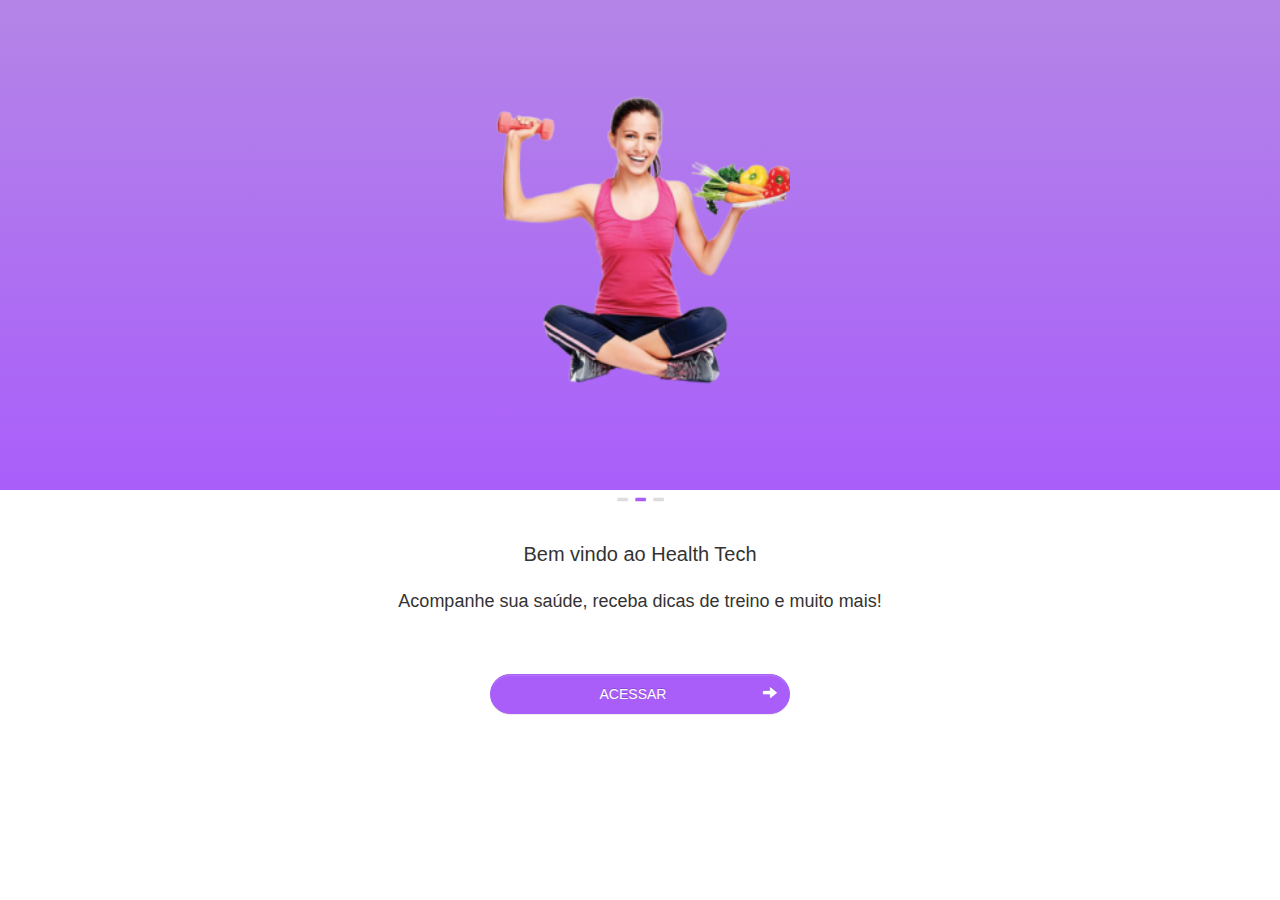
<file: index.html>
<!doctype html>
<html lang="pt">
  <head>
    <!-- Latest compiled and minified CSS -->
    <link rel="stylesheet" href="https://cdn.jsdelivr.net/npm/bootstrap@3.4.1/dist/css/bootstrap.min.css" integrity="sha384-HSMxcRTRxnN+Bdg0JdbxYKrThecOKuH5zCYotlSAcp1+c8xmyTe9GYg1l9a69psu" crossorigin="anonymous">
    <!-- Optional theme -->
    <link rel="stylesheet" href="https://cdn.jsdelivr.net/npm/bootstrap@3.4.1/dist/css/bootstrap-theme.min.css" integrity="sha384-6pzBo3FDv/PJ8r2KRkGHifhEocL+1X2rVCTTkUfGk7/0pbek5mMa1upzvWbrUbOZ" crossorigin="anonymous">
    <!-- Latest compiled and minified JavaScript -->
    <script src="https://cdn.jsdelivr.net/npm/bootstrap@3.4.1/dist/js/bootstrap.min.js" integrity="sha384-aJ21OjlMXNL5UyIl/XNwTMqvzeRMZH2w8c5cRVpzpU8Y5bApTppSuUkhZXN0VxHd" crossorigin="anonymous"></script>
    <meta name="viewport" content="width=device-width, initial-scale=1, maximum-scale=1, user-scalable=no">


    <!-- Navigation Script -->
    <script src="script.js"></script>


    <!-- Default CSS -->
    <link rel="stylesheet" href="css/style.css">


    <!-- Bootstrap Overwrite CSS -->
    <link rel="stylesheet" href="css/overwrite.css">

  </head>
  <body class="intro">
   <!--  <div class="app-nav">
      <i class="glyphicon glyphicon-menu-hamburger"></i>
    </div> -->
      <div class="intro-background">
        <div class="bg-circle-1">
          <div class="bg-image-1"></div>  
        </div>
              
      </div>
    <div class="container">
    
      <div class="dot-nav">
        <i class="glyphicon glyphicon-minus"></i>
        <i class="glyphicon glyphicon-minus active"></i>
        <i class="glyphicon glyphicon-minus"></i>
      </div>
      <p class="intro-head"> Bem vindo ao Health Tech</p>
      <p class="intro-content">Acompanhe sua saúde, receba dicas  de treino e muito mais!</p>
      <button class="btn btn-primary center big" onclick="goTo('login.html')">ACESSAR <i class="glyphicon glyphicon-arrow-right"></i></button>
    </div>
  </body>
</html>
</file>
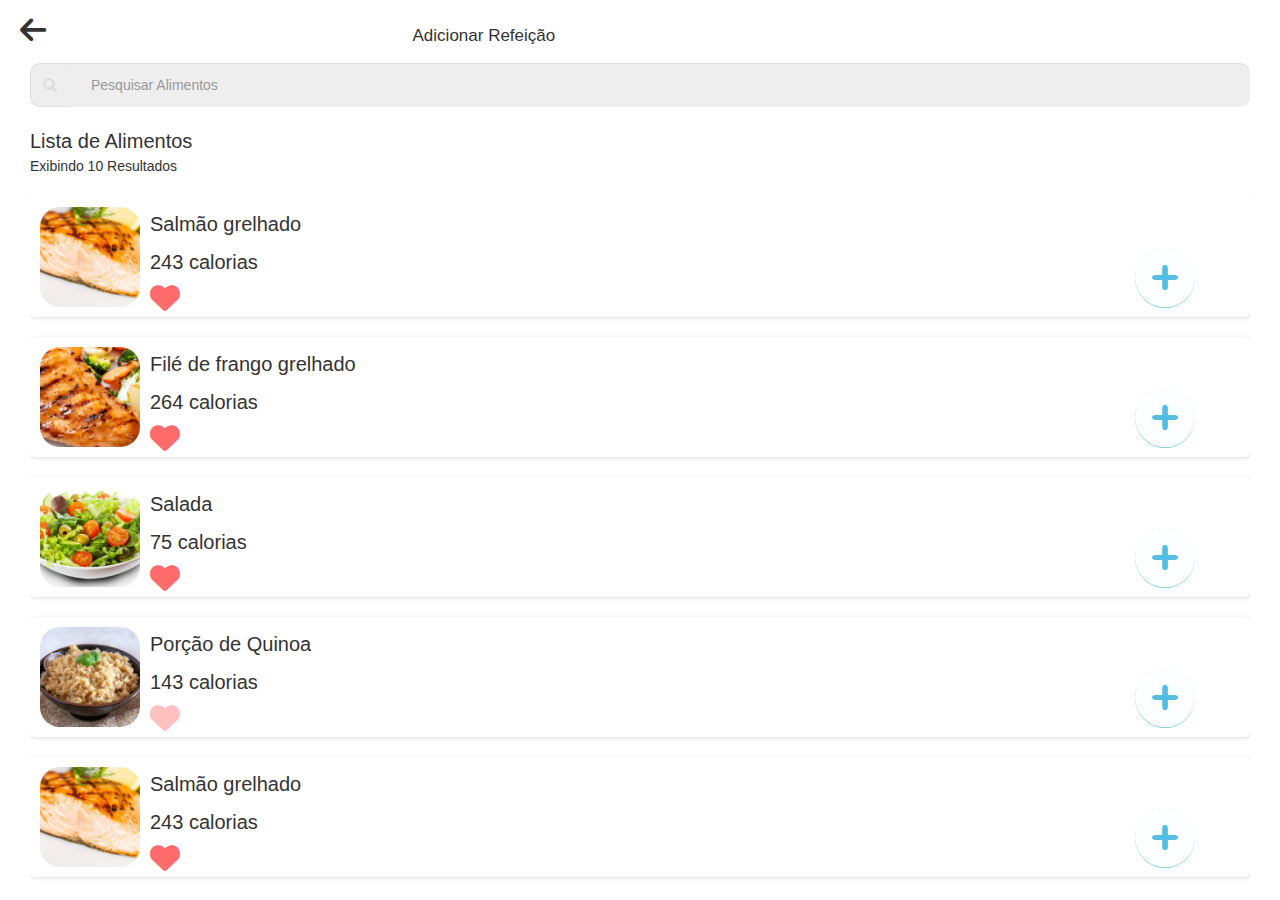
<file: add-food.html>
<!doctype html>
<html lang="pt">
  <head>
    <!-- Latest compiled and minified CSS -->
    <link rel="stylesheet" href="https://cdn.jsdelivr.net/npm/bootstrap@3.4.1/dist/css/bootstrap.min.css" integrity="sha384-HSMxcRTRxnN+Bdg0JdbxYKrThecOKuH5zCYotlSAcp1+c8xmyTe9GYg1l9a69psu" crossorigin="anonymous">
    <!-- Optional theme -->
    <link rel="stylesheet" href="https://cdn.jsdelivr.net/npm/bootstrap@3.4.1/dist/css/bootstrap-theme.min.css" integrity="sha384-6pzBo3FDv/PJ8r2KRkGHifhEocL+1X2rVCTTkUfGk7/0pbek5mMa1upzvWbrUbOZ" crossorigin="anonymous">
    <!-- Latest compiled and minified JavaScript -->
    <script src="https://cdn.jsdelivr.net/npm/bootstrap@3.4.1/dist/js/bootstrap.min.js" integrity="sha384-aJ21OjlMXNL5UyIl/XNwTMqvzeRMZH2w8c5cRVpzpU8Y5bApTppSuUkhZXN0VxHd" crossorigin="anonymous"></script>
    <meta name="viewport" content="width=device-width, initial-scale=1, maximum-scale=1, user-scalable=no">


    <link rel="stylesheet" href="https://cdnjs.cloudflare.com/ajax/libs/font-awesome/6.0.0/css/all.min.css">

    <!-- Navigation Script -->
    <script src="script.js"></script>


   <!-- Default CSS -->
    <link rel="stylesheet" href="css/style.css">


    <!-- Bootstrap Overwrite CSS -->
    <link rel="stylesheet" href="css/overwrite.css">

  </head>
  <body class="add-food">
    <div id="app-nav">
		<i class="fa-solid fa-arrow-left pointer" onclick="goBack()"></i>
      <span class="title">Adicionar Refeição</span>
    </div>
    <div class="container">
	    <div class="input-group search">
	      <span class="input-group-addon"><i class="glyphicon glyphicon-search"></i></span>
	      <input type="text" class="form-control" placeholder="Pesquisar Alimentos" aria-describedby="basic-addon1">
	    </div>
	    <p class="page-title">Lista de Alimentos</p>
	    <p class="page-subtitle"> Exibindo 10 Resultados</p>

	    <div class="list">
	    	<div class="item">
	    		<div class="img" style="background-image: url('img/salmao.png');"></div>
	    		<div class="content">
	    			<div class="title">Salmão grelhado</div>
	    			<div class="description">243 calorias</div>
	    			<div class="action">
		    			<i class="fa-solid fa-circle-plus add"></i>
		    			<i class="fa-solid fa-heart like checked"></i>
		    		</div>
	    		</div>
	    	</div>
	    	<div class="item">
	    		<div class="img" style="background-image: url('img/file.png');"></div>
	    		<div class="content">
	    			<div class="title">Filé de frango grelhado</div>
	    			<div class="description">264 calorias</div>
	    			<div class="action">
		    			<i class="fa-solid fa-circle-plus add"></i>
		    			<i class="fa-solid fa-heart like checked"></i>
		    		</div>
	    		</div>
	    	</div>
	    	<div class="item">
	    		<div class="img" style="background-image: url('img/salada.png');"></div>
	    		<div class="content">
	    			<div class="title">Salada</div>
	    			<div class="description">75 calorias</div>
	    			<div class="action">
		    			<i class="fa-solid fa-circle-plus add"></i>
		    			<i class="fa-solid fa-heart like checked"></i>
		    		</div>
	    		</div>
	    	</div>
	    	<div class="item">
	    		<div class="img" style="background-image: url('img/quinoa.png');"></div>
	    		<div class="content">
	    			<div class="title">Porção de Quinoa</div>
	    			<div class="description">143 calorias</div>
	    			<div class="action">
		    			<i class="fa-solid fa-circle-plus add"></i>
		    			<i class="fa-solid fa-heart like"></i>
		    		</div>
	    		</div>
	    	</div>
			<div class="item">
	    		<div class="img" style="background-image: url('img/salmao.png');"></div>
	    		<div class="content">
	    			<div class="title">Salmão grelhado</div>
	    			<div class="description">243 calorias</div>
	    			<div class="action">
		    			<i class="fa-solid fa-circle-plus add"></i>
		    			<i class="fa-solid fa-heart like checked"></i>
		    		</div>
	    		</div>
	    	</div>
	    	<div class="item">
	    		<div class="img" style="background-image: url('img/file.png');"></div>
	    		<div class="content">
	    			<div class="title">Filé de frango grelhado</div>
	    			<div class="description">264 calorias</div>
	    			<div class="action">
		    			<i class="fa-solid fa-circle-plus add"></i>
		    			<i class="fa-solid fa-heart like checked"></i>
		    		</div>
	    		</div>
	    	</div>
	    	<div class="item">
	    		<div class="img" style="background-image: url('img/salada.png');"></div>
	    		<div class="content">
	    			<div class="title">Salada</div>
	    			<div class="description">75 calorias</div>
	    			<div class="action">
		    			<i class="fa-solid fa-circle-plus add"></i>
		    			<i class="fa-solid fa-heart like checked"></i>
		    		</div>
	    		</div>
	    	</div>
	    	<div class="item">
	    		<div class="img" style="background-image: url('img/quinoa.png');"></div>
	    		<div class="content">
	    			<div class="title">Porção de Quinoa</div>
	    			<div class="description">143 calorias</div>
	    			<div class="action">
		    			<i class="fa-solid fa-circle-plus add"></i>
		    			<i class="fa-solid fa-heart like"></i>
		    		</div>
	    		</div>
	    	</div>
			<div class="item">
	    		<div class="img" style="background-image: url('img/salmao.png');"></div>
	    		<div class="content">
	    			<div class="title">Salmão grelhado</div>
	    			<div class="description">243 calorias</div>
	    			<div class="action">
		    			<i class="fa-solid fa-circle-plus add"></i>
		    			<i class="fa-solid fa-heart like checked"></i>
		    		</div>
	    		</div>
	    	</div>
	    	<div class="item">
	    		<div class="img" style="background-image: url('img/file.png');"></div>
	    		<div class="content">
	    			<div class="title">Filé de frango grelhado</div>
	    			<div class="description">264 calorias</div>
	    			<div class="action">
		    			<i class="fa-solid fa-circle-plus add"></i>
		    			<i class="fa-solid fa-heart like checked"></i>
		    		</div>
	    		</div>
	    	</div>
	    	<div class="item">
	    		<div class="img" style="background-image: url('img/salada.png');"></div>
	    		<div class="content">
	    			<div class="title">Salada</div>
	    			<div class="description">75 calorias</div>
	    			<div class="action">
		    			<i class="fa-solid fa-circle-plus add"></i>
		    			<i class="fa-solid fa-heart like checked"></i>
		    		</div>
	    		</div>
	    	</div>
	    	<div class="item">
	    		<div class="img" style="background-image: url('img/quinoa.png');"></div>
	    		<div class="content">
	    			<div class="title">Porção de Quinoa</div>
	    			<div class="description">143 calorias</div>
	    			<div class="action">
		    			<i class="fa-solid fa-circle-plus add"></i>
		    			<i class="fa-solid fa-heart like"></i>
		    		</div>
	    		</div>
	    	</div>	    		    	
	
	    </div>
    </div>
  </body>
</html>
</file>
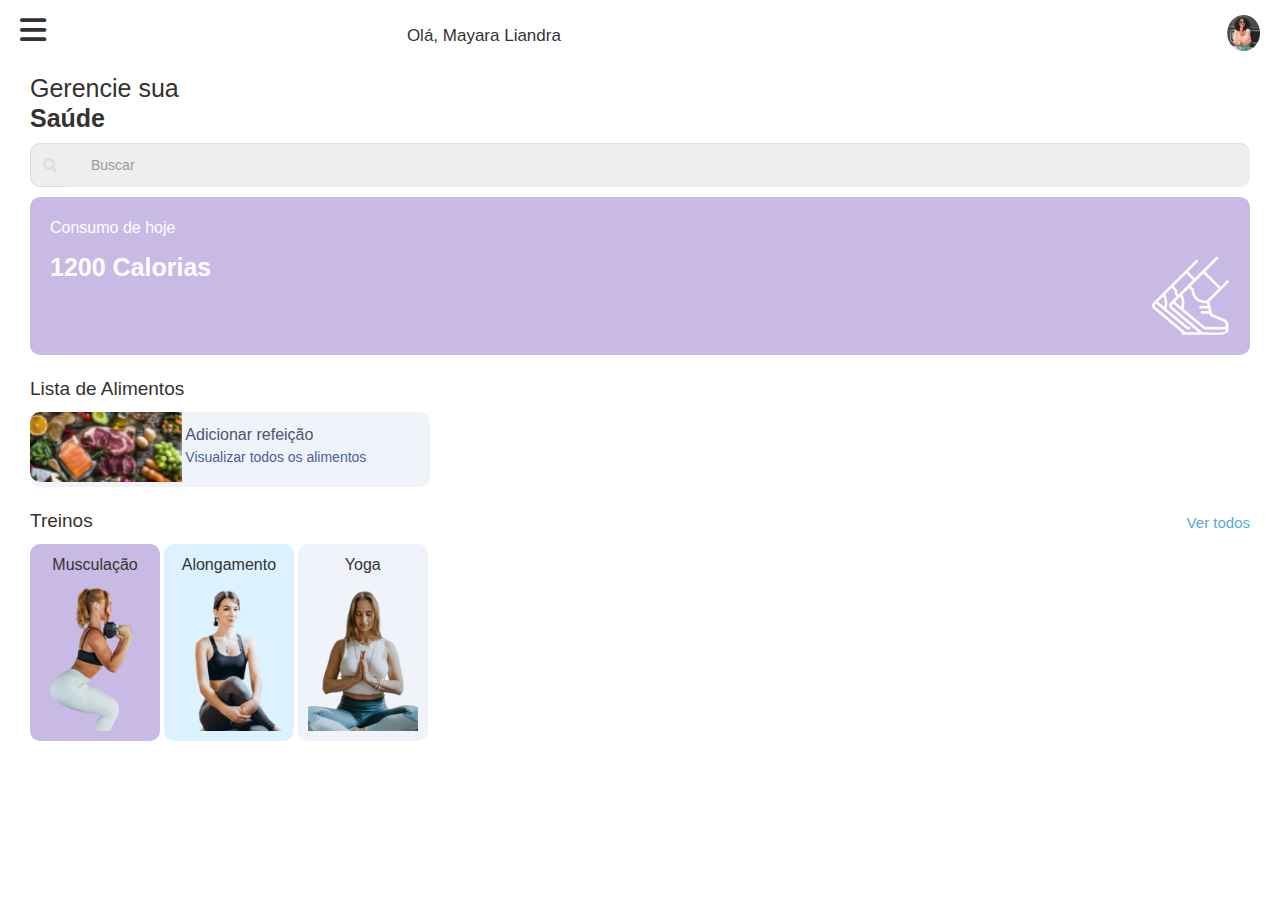
<file: dashboard.html>
<!doctype html>
<html lang="pt">
  <head>
    <!-- Latest compiled and minified CSS -->
    <link rel="stylesheet" href="https://cdn.jsdelivr.net/npm/bootstrap@3.4.1/dist/css/bootstrap.min.css" integrity="sha384-HSMxcRTRxnN+Bdg0JdbxYKrThecOKuH5zCYotlSAcp1+c8xmyTe9GYg1l9a69psu" crossorigin="anonymous">
    <!-- Optional theme -->
    <link rel="stylesheet" href="https://cdn.jsdelivr.net/npm/bootstrap@3.4.1/dist/css/bootstrap-theme.min.css" integrity="sha384-6pzBo3FDv/PJ8r2KRkGHifhEocL+1X2rVCTTkUfGk7/0pbek5mMa1upzvWbrUbOZ" crossorigin="anonymous">
    <!-- Latest compiled and minified JavaScript -->
    <script src="https://cdn.jsdelivr.net/npm/bootstrap@3.4.1/dist/js/bootstrap.min.js" integrity="sha384-aJ21OjlMXNL5UyIl/XNwTMqvzeRMZH2w8c5cRVpzpU8Y5bApTppSuUkhZXN0VxHd" crossorigin="anonymous"></script>
    <meta name="viewport" content="width=device-width, initial-scale=1, maximum-scale=1, user-scalable=no">


    <link rel="stylesheet" href="https://cdnjs.cloudflare.com/ajax/libs/font-awesome/6.0.0/css/all.min.css">

    <!-- Navigation Script -->
    <script src="script.js"></script>


   <!-- Default CSS -->
    <link rel="stylesheet" href="css/style.css">


    <!-- Bootstrap Overwrite CSS -->
    <link rel="stylesheet" href="css/overwrite.css">

  </head>
  <body class="dashboard">
    <div id="app-nav">
      <i class="fa-solid fa-bars" onclick="goTo('index.html')"></i>
      <span class="title">Olá, Mayara Liandra</span>
      <span class="profile-image pointer"  onclick="goTo('profile.html')"><img src="img/profile.png"/></span>
    </div>
    <div class="container">
     <p class="page-title">Gerencie sua <br><b>Saúde</b></p>
    <div class="input-group search">
      <span class="input-group-addon"><i class="glyphicon glyphicon-search"></i></span>
      <input type="text" class="form-control" placeholder="Buscar" aria-describedby="basic-addon1">
    </div>

    <div class="card">
      <div class="title">Consumo de hoje</div>
      <div class="content">1200 Calorias</div>
      <img src="img/steps.png"/>
    </div>
     <p class="section-title">Lista de Alimentos</p>
      <div class="card small pointer"  onclick="goTo('add-food.html')">
        <div class="img"></div>
        <div class="content">
          <div class="title">Adicionar refeição</div>
          <div class="description">Visualizar todos os alimentos</div>
        </div>
    </div>
    <p class="section-title">Treinos <span class="show-all"> Ver todos</span></p>
    <div class="v-list-panel">
      <div class="v-list">
        <div class="card bg-color-purple pointer" onclick="goTo('training.html')">
          <div class="title">Musculação</div>
          <img class="img" src="img/musculacao.png"/>
        </div>
        <div class="card bg-color-blue pointer" onclick="goTo('training.html')">
          <div class="title">Alongamento</div>
          <img class="img" src="img/alongamento.png"/>
        </div>
        <div class="card bg-color-aqua-blue pointer" onclick="goTo('training.html')">
          <div class="title">Yoga</div>
          <img class="img" src="img/yoga.png"/>
        </div>
      </div>
    </div>
  </body>
</html>
</file>
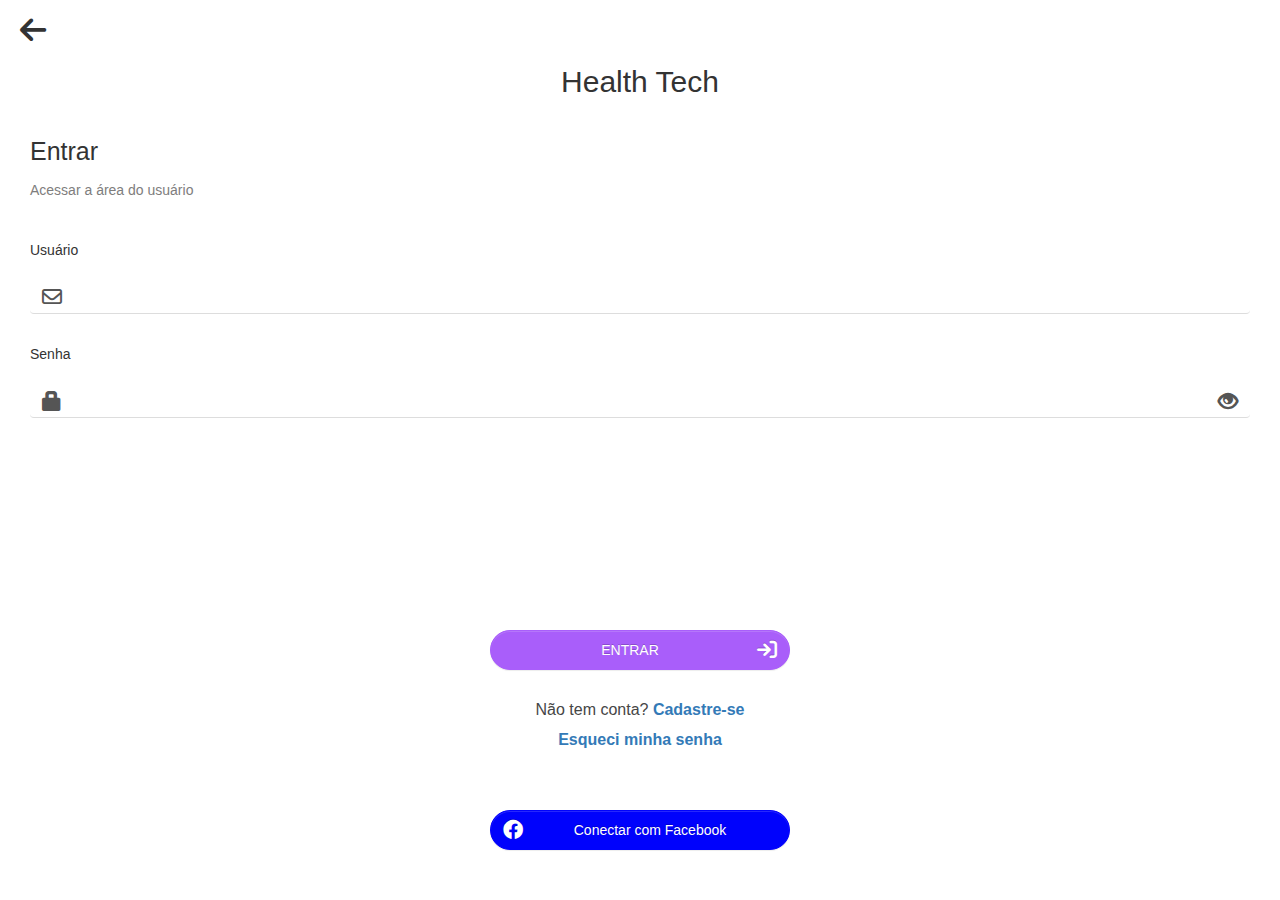
<file: login.html>
<!doctype html>
<html lang="pt">
  <head>
    <!-- Latest compiled and minified CSS -->
    <link rel="stylesheet" href="https://cdn.jsdelivr.net/npm/bootstrap@3.4.1/dist/css/bootstrap.min.css" integrity="sha384-HSMxcRTRxnN+Bdg0JdbxYKrThecOKuH5zCYotlSAcp1+c8xmyTe9GYg1l9a69psu" crossorigin="anonymous">
    <!-- Optional theme -->
    <link rel="stylesheet" href="https://cdn.jsdelivr.net/npm/bootstrap@3.4.1/dist/css/bootstrap-theme.min.css" integrity="sha384-6pzBo3FDv/PJ8r2KRkGHifhEocL+1X2rVCTTkUfGk7/0pbek5mMa1upzvWbrUbOZ" crossorigin="anonymous">
    <!-- Latest compiled and minified JavaScript -->
    <script src="https://cdn.jsdelivr.net/npm/bootstrap@3.4.1/dist/js/bootstrap.min.js" integrity="sha384-aJ21OjlMXNL5UyIl/XNwTMqvzeRMZH2w8c5cRVpzpU8Y5bApTppSuUkhZXN0VxHd" crossorigin="anonymous"></script>
    <meta name="viewport" content="width=device-width, initial-scale=1, maximum-scale=1, user-scalable=no">


    <link rel="stylesheet" href="https://cdnjs.cloudflare.com/ajax/libs/font-awesome/6.0.0/css/all.min.css">

    <!-- Navigation Script -->
    <script src="script.js"></script>


   <!-- Default CSS -->
    <link rel="stylesheet" href="css/style.css">


    <!-- Bootstrap Overwrite CSS -->
    <link rel="stylesheet" href="css/overwrite.css">

  </head>
  <body class="login">
    <div id="app-nav">
		<i class="fa-solid fa-arrow-left pointer" onclick="goBack()"></i>
    </div>
    <div class="container">
     <p class="page-title">Health Tech</p>
     <p class="page-subtitle">Entrar</p>
     <p class="section-description">Acessar a área do usuário</p>

     <form class="login-form form">
		<label for="email">Usuário</label>
		<div class="input-group">
			<span class="input-group-addon"><i class="fa-regular fa-envelope"></i></span>

		  <input type="text" class="form-control" id="email">
		</div>

		<label for="password">Senha</label>
		<div class="input-group">
			<span class="input-group-addon"><i class="glyphicon glyphicon-lock"></i></span>
		  <input type="password" class="form-control" id="password">
		    <span class="input-group-addon"><i class="glyphicon glyphicon-eye-open"></i></span>

		</div>
     </form>

      <button class="btn btn-primary center big" onclick="goTo('dashboard.html')">ENTRAR <i class="fa-solid fa-arrow-right-to-bracket"></i></button>
      <p class="links mt-30"> Não tem conta? <a href="#" onclick="goTo('signup.html')"> Cadastre-se</a></p>
      <p class="links"><a href="#" onclick="goTo('password-recovery.html')"> Esqueci minha senha </a></p>
        <button class="btn btn-primary facebook center big" onclick="goTo('dashboard.html')"><i class="fa-brands fa-facebook"></i>Conectar com Facebook</button>

    </div>
  </body>
</html>
</file>
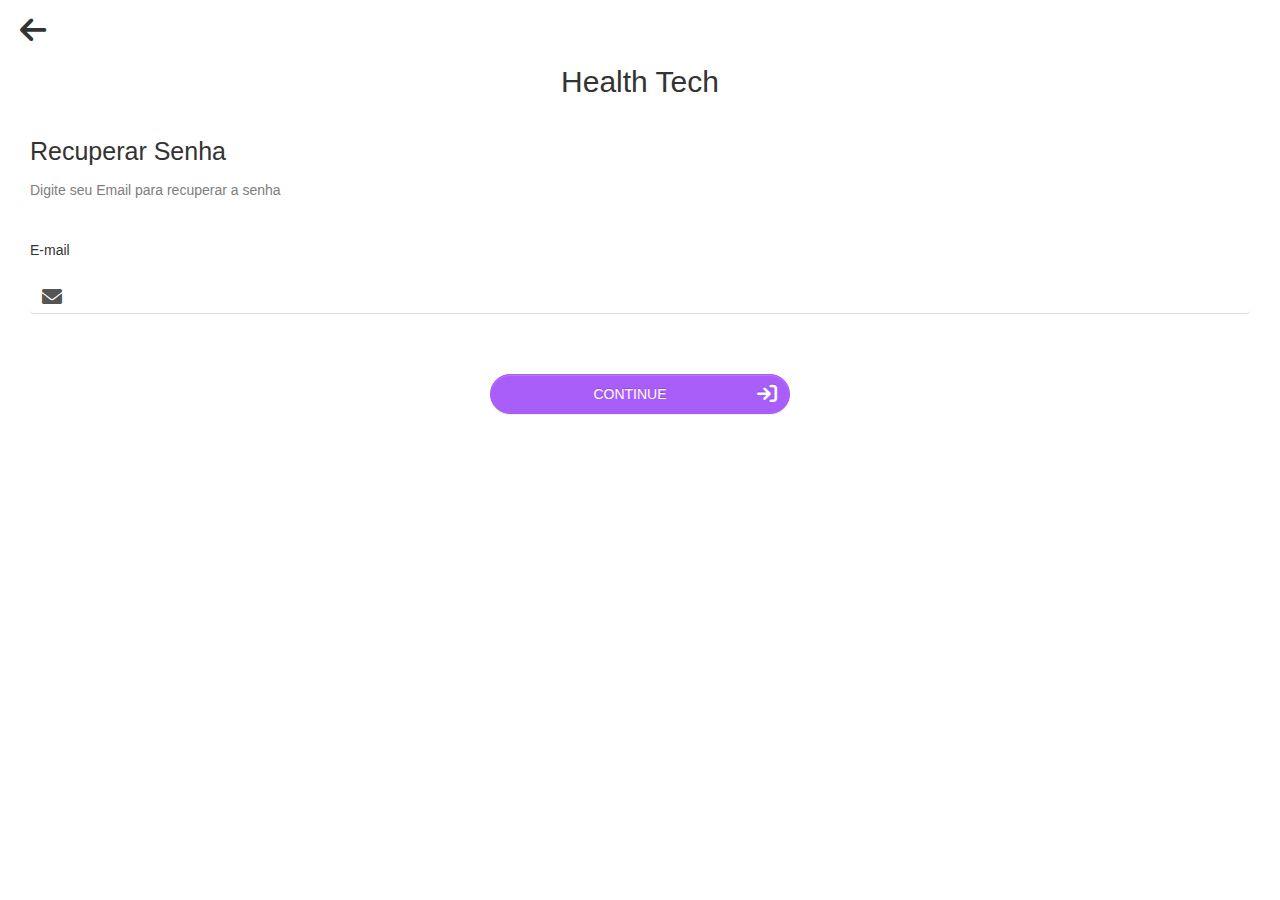
<file: password-recovery.html>
<!doctype html>
<html lang="pt">
  <head>
    <!-- Latest compiled and minified CSS -->
    <link rel="stylesheet" href="https://cdn.jsdelivr.net/npm/bootstrap@3.4.1/dist/css/bootstrap.min.css" integrity="sha384-HSMxcRTRxnN+Bdg0JdbxYKrThecOKuH5zCYotlSAcp1+c8xmyTe9GYg1l9a69psu" crossorigin="anonymous">
    <!-- Optional theme -->
    <link rel="stylesheet" href="https://cdn.jsdelivr.net/npm/bootstrap@3.4.1/dist/css/bootstrap-theme.min.css" integrity="sha384-6pzBo3FDv/PJ8r2KRkGHifhEocL+1X2rVCTTkUfGk7/0pbek5mMa1upzvWbrUbOZ" crossorigin="anonymous">
    <!-- Latest compiled and minified JavaScript -->
    <script src="https://cdn.jsdelivr.net/npm/bootstrap@3.4.1/dist/js/bootstrap.min.js" integrity="sha384-aJ21OjlMXNL5UyIl/XNwTMqvzeRMZH2w8c5cRVpzpU8Y5bApTppSuUkhZXN0VxHd" crossorigin="anonymous"></script>
    <meta name="viewport" content="width=device-width, initial-scale=1, maximum-scale=1, user-scalable=no">


    <link rel="stylesheet" href="https://cdnjs.cloudflare.com/ajax/libs/font-awesome/6.0.0/css/all.min.css">

  	<!-- Navigation Script -->
    <script src="script.js"></script>


   
   <!-- Default CSS -->
    <link rel="stylesheet" href="css/style.css">


    <!-- Bootstrap Overwrite CSS -->
    <link rel="stylesheet" href="css/overwrite.css">

  </head>
  <body class="login">
	<div id="app-nav">
		<i class="fa-solid fa-arrow-left pointer" onclick="goBack()"></i>
    </div>
    <div class="container">
     <p class="page-title">Health Tech</p>
     <p class="page-subtitle">Recuperar Senha</p>
     <p class="section-description">Digite seu Email para recuperar a senha</p>

     <form class="password-recovery-form form">
		<label for="email">E-mail</label>
		<div class="input-group">
			<span class="input-group-addon"><i class="fa-solid fa-envelope"></i></i></span>

		  <input type="text" class="form-control" id="email">
		</div>

     </form>

      <button class="btn btn-primary center big" onclick="goTo('login.html')">CONTINUE <i class="fa-solid fa-arrow-right-to-bracket"></i></button>
    </div>
  </body>
</html>
</file>
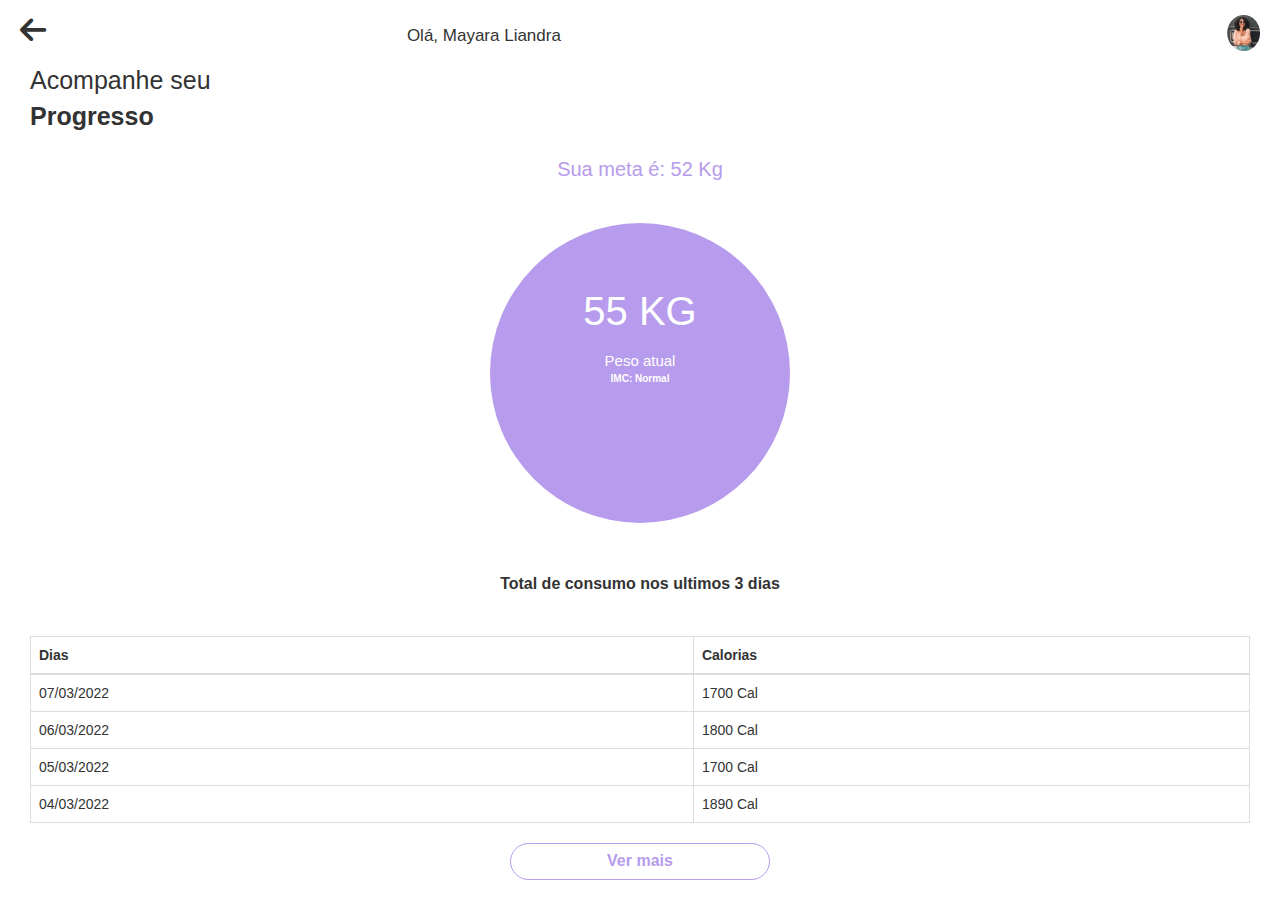
<file: profile.html>
<!doctype html>
<html lang="pt">
  <head>
    <!-- Latest compiled and minified CSS -->
    <link rel="stylesheet" href="https://cdn.jsdelivr.net/npm/bootstrap@3.4.1/dist/css/bootstrap.min.css" integrity="sha384-HSMxcRTRxnN+Bdg0JdbxYKrThecOKuH5zCYotlSAcp1+c8xmyTe9GYg1l9a69psu" crossorigin="anonymous">
    <!-- Optional theme -->
    <link rel="stylesheet" href="https://cdn.jsdelivr.net/npm/bootstrap@3.4.1/dist/css/bootstrap-theme.min.css" integrity="sha384-6pzBo3FDv/PJ8r2KRkGHifhEocL+1X2rVCTTkUfGk7/0pbek5mMa1upzvWbrUbOZ" crossorigin="anonymous">
    <!-- Latest compiled and minified JavaScript -->
    <script src="https://cdn.jsdelivr.net/npm/bootstrap@3.4.1/dist/js/bootstrap.min.js" integrity="sha384-aJ21OjlMXNL5UyIl/XNwTMqvzeRMZH2w8c5cRVpzpU8Y5bApTppSuUkhZXN0VxHd" crossorigin="anonymous"></script>
    <meta name="viewport" content="width=device-width, initial-scale=1, maximum-scale=1, user-scalable=no">


    <link rel="stylesheet" href="https://cdnjs.cloudflare.com/ajax/libs/font-awesome/6.0.0/css/all.min.css">

    <!-- Navigation Script -->
    <script src="script.js"></script>


   <!-- Default CSS -->
    <link rel="stylesheet" href="css/style.css">


    <!-- Bootstrap Overwrite CSS -->
    <link rel="stylesheet" href="css/overwrite.css">

  </head>
  <body class="profile">
    <div id="app-nav">
	  <i class="fa-solid fa-arrow-left pointer" onclick="goBack()"></i>
      <span class="title">Olá, Mayara Liandra</span>
      <span class="profile-image pointer"><img src="img/profile.png"/></span>
    </div>
    <div class="container">
		<p class="page-title">Acompanhe seu  <br><b>Progresso</b></p>
		<p class="section-title highlight">Sua meta é: 52 Kg</p>
		<div class="card round">
			<div class="kg">55 KG</div>
			<div class="kg-label">Peso atual</div>
			<div class="imc">IMC: Normal</div>
		</div>  
		<p class="section-title">Total de consumo nos ultimos 3 dias</p>
		<table class="table table-bordered">
		  <thead>
	        <tr>
	          <th>Dias</th>
	          <th>Calorias</th>
	        </tr>
	      </thead>
	      <tbody>
	        <tr>
	          <td>07/03/2022</td>
	          <td>1700 Cal</td>
	        </tr>
	         <tr>
	          <td>06/03/2022</td>
	          <td>1800 Cal</td>
	        </tr>
	         <tr>
	          <td>05/03/2022</td>
	          <td>1700 Cal</td>
	        </tr>
	         <tr>
	          <td>04/03/2022</td>
	          <td>1890 Cal</td>
	        </tr>
	      </tbody>
		</table>
		<button class="btn btn-light">Ver mais</button>

  </body>
</html>
</file>
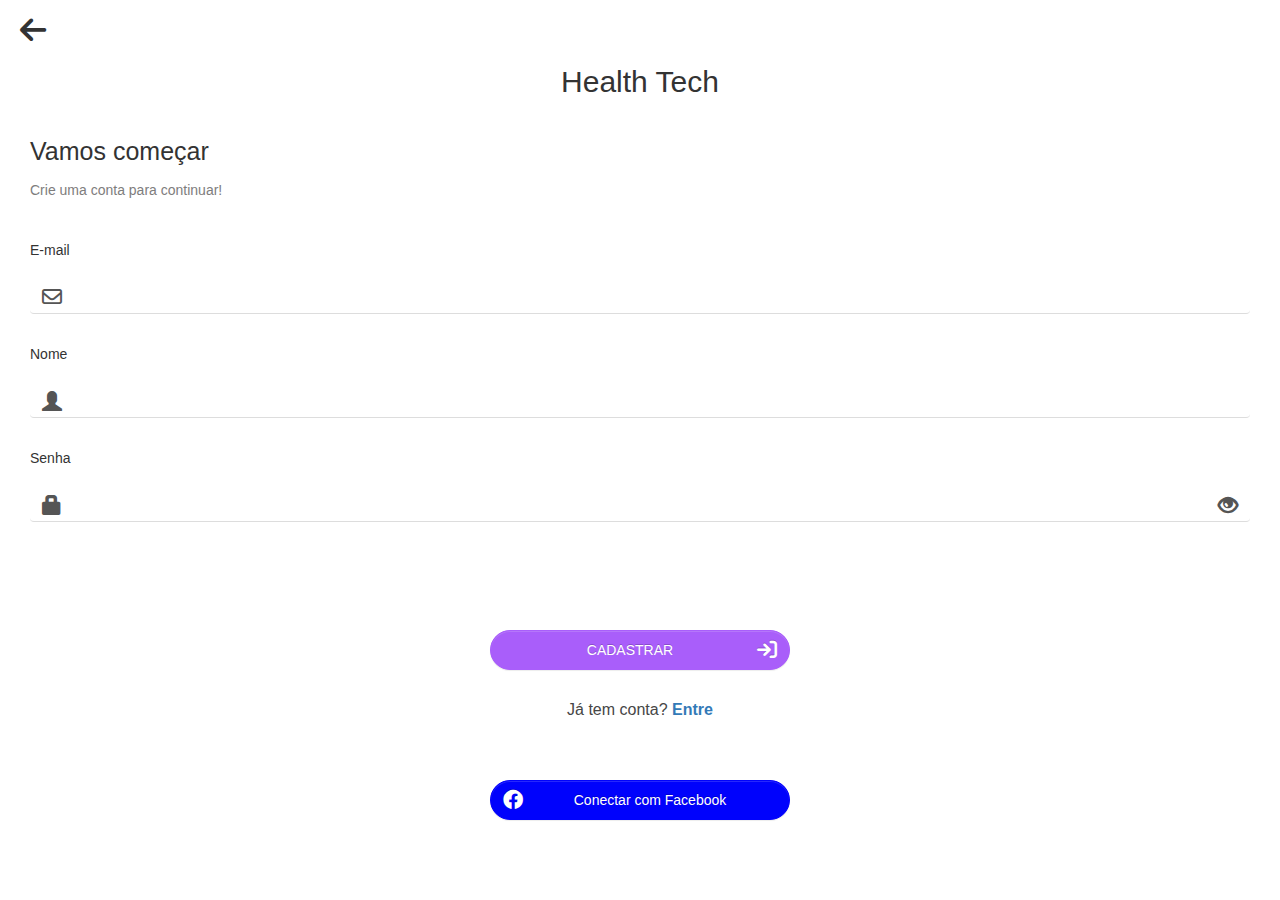
<file: signup.html>
<!doctype html>
<html lang="pt">
  <head>
    <!-- Latest compiled and minified CSS -->
    <link rel="stylesheet" href="https://cdn.jsdelivr.net/npm/bootstrap@3.4.1/dist/css/bootstrap.min.css" integrity="sha384-HSMxcRTRxnN+Bdg0JdbxYKrThecOKuH5zCYotlSAcp1+c8xmyTe9GYg1l9a69psu" crossorigin="anonymous">
    <!-- Optional theme -->
    <link rel="stylesheet" href="https://cdn.jsdelivr.net/npm/bootstrap@3.4.1/dist/css/bootstrap-theme.min.css" integrity="sha384-6pzBo3FDv/PJ8r2KRkGHifhEocL+1X2rVCTTkUfGk7/0pbek5mMa1upzvWbrUbOZ" crossorigin="anonymous">
    <!-- Latest compiled and minified JavaScript -->
    <script src="https://cdn.jsdelivr.net/npm/bootstrap@3.4.1/dist/js/bootstrap.min.js" integrity="sha384-aJ21OjlMXNL5UyIl/XNwTMqvzeRMZH2w8c5cRVpzpU8Y5bApTppSuUkhZXN0VxHd" crossorigin="anonymous"></script>
    <meta name="viewport" content="width=device-width, initial-scale=1, maximum-scale=1, user-scalable=no">


    <link rel="stylesheet" href="https://cdnjs.cloudflare.com/ajax/libs/font-awesome/6.0.0/css/all.min.css">

    <!-- Navigation Script -->
    <script src="script.js"></script>

   
	<!-- Default CSS -->
    <link rel="stylesheet" href="css/style.css">


    <!-- Bootstrap Overwrite CSS -->
    <link rel="stylesheet" href="css/overwrite.css">

  </head>
  <body class="login">
		<div id="app-nav">
		<i class="fa-solid fa-arrow-left pointer" onclick="goBack()"></i>
    </div>
    <div class="container">
     <p class="page-title">Health Tech</p>
     <p class="page-subtitle">Vamos começar</p>
     <p class="section-description">Crie uma conta para continuar!</p>

     <form class="login-form form">
		<label for="email">E-mail</label>
		<div class="input-group">
			<span class="input-group-addon"><i class="fa-regular fa-envelope"></i></i></span>

		  <input type="text" class="form-control" id="email">
		</div>

		<label for="email">Nome</label>
		<div class="input-group">
			<span class="input-group-addon"><i class="glyphicon glyphicon-user"></i></span>

		  <input type="text" class="form-control" id="nome">
		</div>

		<label for="password">Senha</label>
		<div class="input-group">
			<span class="input-group-addon"><i class="glyphicon glyphicon-lock"></i></span>
		  <input type="password" class="form-control" id="password">
		    <span class="input-group-addon"><i class="glyphicon glyphicon-eye-open"></i></span>

		</div>
     </form>

      <button class="btn btn-primary center big" onclick="goTo('dashboard.html')">CADASTRAR <i class="fa-solid fa-arrow-right-to-bracket"></i></button>
      <p class="links mt-30"> Já tem conta? <a href="#" onclick="goTo('login.html')">Entre</a></p>
        <button class="btn btn-primary facebook center big" onclick="goTo('dashboard.html')"><i class="fa-brands fa-facebook"></i>Conectar com Facebook</button>

    </div>
  </body>
</html>
</file>
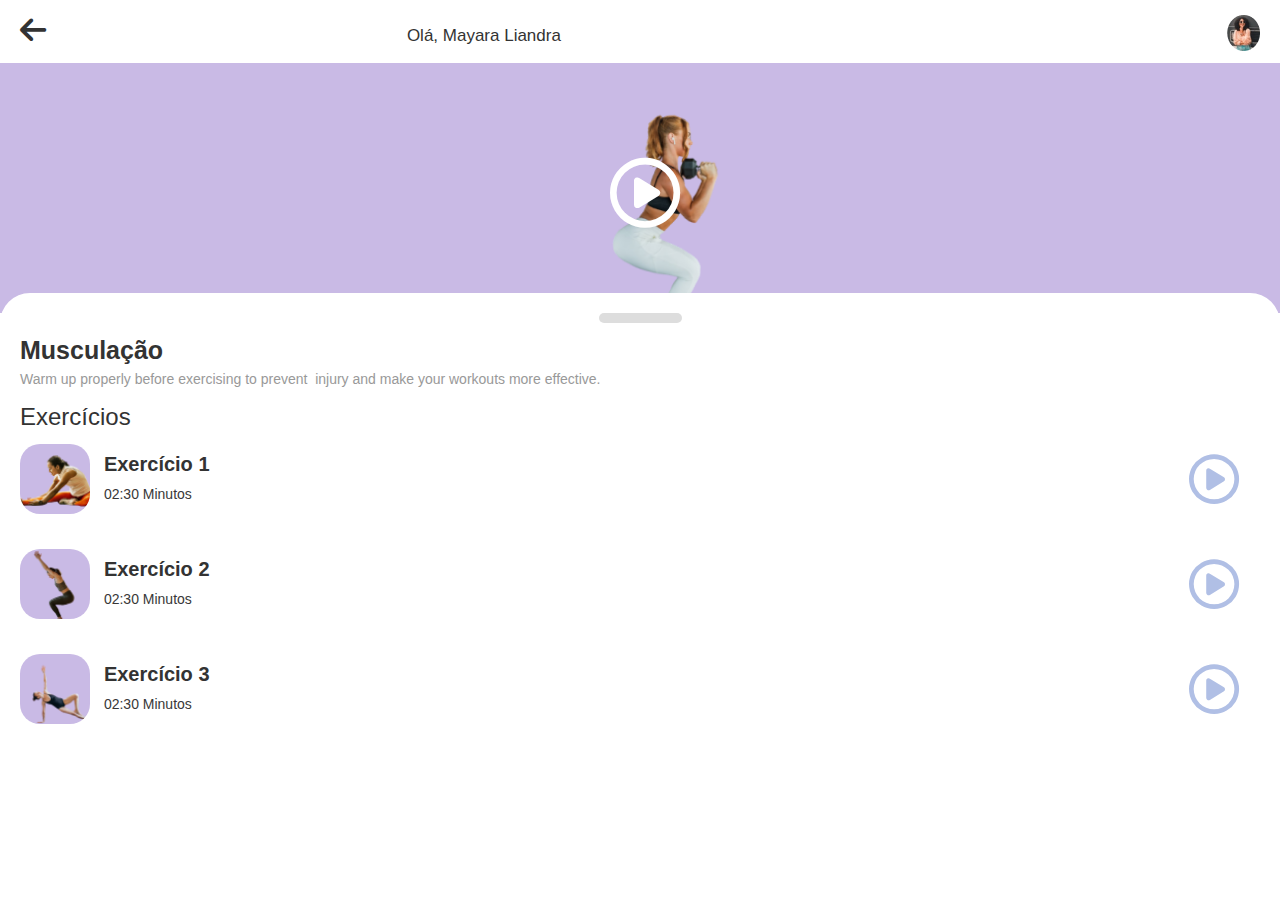
<file: training.html>
<!doctype html>
<html lang="pt">
  <head>
    <!-- Latest compiled and minified CSS -->
    <link rel="stylesheet" href="https://cdn.jsdelivr.net/npm/bootstrap@3.4.1/dist/css/bootstrap.min.css" integrity="sha384-HSMxcRTRxnN+Bdg0JdbxYKrThecOKuH5zCYotlSAcp1+c8xmyTe9GYg1l9a69psu" crossorigin="anonymous">
    <!-- Optional theme -->
    <link rel="stylesheet" href="https://cdn.jsdelivr.net/npm/bootstrap@3.4.1/dist/css/bootstrap-theme.min.css" integrity="sha384-6pzBo3FDv/PJ8r2KRkGHifhEocL+1X2rVCTTkUfGk7/0pbek5mMa1upzvWbrUbOZ" crossorigin="anonymous">
    <!-- Latest compiled and minified JavaScript -->
    <script src="https://cdn.jsdelivr.net/npm/bootstrap@3.4.1/dist/js/bootstrap.min.js" integrity="sha384-aJ21OjlMXNL5UyIl/XNwTMqvzeRMZH2w8c5cRVpzpU8Y5bApTppSuUkhZXN0VxHd" crossorigin="anonymous"></script>
    <meta name="viewport" content="width=device-width, initial-scale=1, maximum-scale=1, user-scalable=no">


    <link rel="stylesheet" href="https://cdnjs.cloudflare.com/ajax/libs/font-awesome/6.0.0/css/all.min.css">

    <!-- Navigation Script -->
    <script src="script.js"></script>


   <!-- Default CSS -->
    <link rel="stylesheet" href="css/style.css">


    <!-- Bootstrap Overwrite CSS -->
    <link rel="stylesheet" href="css/overwrite.css">

  </head>
  <body class="training">
    <div id="app-nav">
		<i class="fa-solid fa-arrow-left" onclick="goBack()"></i>
      <span class="title">Olá, Mayara Liandra</span>
      <span class="profile-image"><img src="img/profile.png"/></span>
    </div>
    <div class="video-panel">
		<!-- Demo -->
		<img src="img/musculacao.png"/>
		<i class="fa-regular fa-circle-play"></i>
	</div>
    <div class="container">
    		<div class="divider"></div>
    		<div class="title">Musculação</div>
    		<div class="description">Warm up properly before exercising to prevent  injury and make your workouts more effective.</div>
    		<div class="buttons">
	    		<div class="time">

	    		</div>
	    		<div class="start">

	    		</div>
	    	</div>
    		<div class="subtitle">Exercícios</div>
    		<div class="tranining-list">
    			<div class="item">
    				<div class="img" style="background-image: url('img/ex1.png')"></div>
    				<div class="content">
						<div class="title">Exercício 1</div>
						<div class="time">02:30 Minutos</div>
    				</div>
    				<div class="action">
    					<i class="fa-regular fa-circle-play"></i>
    				</div>
    			</div>
    			<div class="item">
    				<div class="img" style="background-image: url('img/ex2.png')"></div>
    				<div class="content">
						<div class="title">Exercício 2</div>
						<div class="time">02:30 Minutos</div>
    				</div>
    				<div class="action">
    					<i class="fa-regular fa-circle-play"></i>
    				</div>
    			</div>
    			<div class="item">
    				<div class="img" style="background-image: url('img/ex3.png')"></div>
    				<div class="content">
						<div class="title">Exercício 3</div>
						<div class="time">02:30 Minutos</div>
    				</div>
    				<div class="action">
    					<i class="fa-regular fa-circle-play"></i>
    				</div>
    			</div>
    		</div>
    </div>
  </body>
</html>
</file>
<file: css/style.css>
/* BG Colors */

.bg-color-aqua-blue {
	background-color:  #F1F3FA !important;
}

.bg-color-blue {
	background-color:  #DDF2FF !important;
}


.bg-color-purple{
	background-color:  #C9BAE5 !important;
}


/* GENERAL */
.pointer {
	cursor:  pointer;
}

.mt-30 {
    margin-top: 30px;
}


p.page-title {
    font-size: 30px;
    text-align: center;
    font-weight: 500;
}

p.page-subtitle {
    font-size: 25px;
    margin-top: 30px;
    font-weight: 400;
    font-weight: 500;
}

p.section-description {
    color: #7e7d7d;
}

.form > label {
    margin-top: 30px;
    font-weight: 400;
    margin-bottom: 20px;
}

.form .input-group-addon, .form  input {
	background-color:  #FFF;
	border:  none;
	border-bottom: 1px solid #DDD;
	padding-bottom: 10px;
	-webkit-box-shadow:  none;
}

.form .input-group-addon {
	padding-bottom: 5px;
}

#app-nav {
    width: 100%;
    padding: 15px 20px;
}

#app-nav > i {
	font-size:  30px;
}

#app-nav .title {
    width: 70%;
    text-align: center;
    display: inline-block;
    font-size: 17px;
}

#app-nav .profile-image {
    float: right;
}

.card {
    width: 100%;
    background-color: #C9BAE5;
    border-radius: 10px;
    padding: 20px;
}


/* INTRO */


.bg-circle-1 {
	background-image: -webkit-linear-gradient(top,#b485e7 0,#A95EFA 100%);
    padding-top: 10vh;
}

.bg-circle-2 {
    position: absolute;
    width: 70vw;
    height: 70vw;
    left: -40%;
    top: 35%;
    background: #A95EFA;
    mix-blend-mode: normal;
    opacity: 0.4;
    border-radius: 50%;
}

.bg-image-1 {
    background-image: url(../img/bg-home.png);
    width: 300px;
    height: 400px;
    background-size: contain;
    background-repeat: no-repeat;
    /* position: relative; */
    /* top: 200px; */
    margin: auto;
    z-index: 1000;
}

.container {
	width:  100vw;
    padding: 0px 30px;
}

.dot-nav {
	width: 100px;
    margin: auto;
    margin-top: 0px;
    text-align: center;
    color:  #DDD;
}

.dot-nav .active {
	color:  #A95EFA;
}

.intro-background {

}

.intro-head {
font-size: 20px;
    font-weight: 500;
    text-align: center;
    margin-top: 30px;
}

.intro-content {
	font-size: 18px;
    text-align: center;
    margin-top: 20px;
    font-weight: 300;
    padding: 0px 10%;
}

button.big {
	width: 90%;
    max-width: 300px;
    margin: auto;
    display: block;
    margin-top: 60px;
    height: 40px;
}

button.big > i{
   float:  right;
}

button.big.facebook > i{
   float:  left;
}


/* LOGIN  */

.login i {
	font-size:  20px;
}

.links {
    text-align: center;
    padding: 0% 10%;
    color: #464646;
    font-weight: 300;
    font-size: 16px;
    line-height: 20px;
}

.links > a {
	font-weight: 700;
}


.login-form {
    height: 40vh;
}



/* Dashboard */

.dashboard .page-title {
    font-size: 25px;
    text-align: left;
    font-weight: 300;
    margin-top: 10px;
    line-height: 30px;
}

.search {
	margin-bottom: 10px;
}

.search .input-group-addon {
    margin-bottom: 10px;
    border-top-left-radius: 10px;
    border-bottom-left-radius: 10px;
    border: 1px solid #DDD;
    border-right: unset;
}

.search input {
	background-color: #eee;
    border: unset;
    color: #000;
    font-weight: 400;
    border-radius: 10px;
    padding: 22px;
}

.search i {
	color:  #DDD;
}


.card .title {
    color: #FFF;
    font-weight: 500;
    font-size: 16px;
}


.card .content {
    color: #FFF;
    font-size: 25px;
    margin-top: 10px;
    font-weight: bold;
}

.card img {
    margin-left: auto;
    display: block;
    margin-top: -30px;
}

.dashboard p.section-title {
    font-size: 19px;
    margin-top: 20px;
    font-weight: 500;
    margin-bottom: 10px;
}

.card.small .img {
    background-image: url(../img/alimentos.png);
    display: inline-block;
    width: 38%;
    height: 70px;
    background-position: center;
    background-size: cover;
    border-top-left-radius: 10px;
    border-bottom-left-radius: 10px;
    background-repeat: no-repeat;
}

.card.small .content {
    width: 60%;
    display: inline-block;
    vertical-align: 20px;
}

.card.small {
    padding: 0px;
    background-color: #F1F3FA;
}

.card.small .content .title {
    font-size: 16px;
    color: #4d5572;
}

.card.small .description {
    font-size: 14px;
    color: #4b5ea1;
    font-weight: 300;
}

.v-list .card {
    width: 40%;
    max-width: 130px;
    display: inline-block;
    padding: 10px;
}

.v-list .card .img {
    width: 100%;
}

.v-list .card .title {
    color: #343434;
    text-align: center;
}

.v-list {
    width: 400px;
    overflow-x: scroll;
}

.v-list-panel {
    width: 100%;
    overflow: scroll;
}

.dashboard span.show-all {
    font-size: 15px;
    float: right;
    color: #58a8d9;
    margin-top: 5px;
}

.dashboard .card.small {
	max-width: 400px;
}


/* Training */
.video-panel {
    background-color: #C9BAE5;
    text-align: center;
    position: relative;
    width: 100vw;
    height: 40vh;
    max-height: 250px;
    z-index: -1;
}

.video-panel img {
    margin: auto;
    display: inline-block;
    max-width: 140px;
}

.video-panel i {
    position: relative;
    left: calc(50% - 30px);
    top: calc(50% - 30px);
    width: 60px;
    height: 60px;
    float: left;
    margin-left: 0%;
    font-size: 70px;
    color:  #FFF;
}

.training .container {
    padding: 0px;
    border-top-left-radius: 30px;
    border-top-right-radius: 30px;
    margin-top: -20px;
    min-height: 110px;
    /* position: relative; */
    background-color: #fff;
    padding: 0px 20px;
}

.divider {
    background-color: #DDD;
    border-radius: 20px;
    width: 83px;
    height: 10px;
    margin: auto;
    margin-top: 20px;
    margin-bottom: 10px;
}

.training .container .title {
    font-size: 25px;
    font-weight: 600;
}

.training .container .description {
    color: #999;
    font-weight: 400;
    margin-bottom: 11px;
}

.training .container .subtitle {
    font-size: 24px;
    font-weight: 400;
}

.tranining-list {
    margin-top: 10px;
}

.tranining-list .item {
    width: 100%;
    min-width: 370px;
    margin-bottom: 20px;
}

.tranining-list .img {
    width: 70px;
    height: 70px;
    background-size: contain;
    background-repeat: no-repeat;
    border-radius: 20px;
    background-color: #C9BAE5;
    display: inline-block;
}

.tranining-list .content {
    min-width: 170px;
    height: 85px;
    display: inline-block;
    vertical-align: top;
    line-height: 30px;
    padding-top: 5px;
    padding-left: 10px;
}

.tranining-list .title {
    /* line-height: 10px; */
    font-size: 20px!important;
}

.tranining-list .time {
    /* line-height: 40px; */
    color: #383838;
    font-weight: 300;
}


.tranining-list .action {
    display: inline-block;
    vertical-align: top;
    float: right;
    margin-right: 10px;
    margin-right: 21px;
}

.tranining-list  .action i {
    font-size: 50px;
    color: #b0bfe5;
    margin-top: 10px;
    margin-left: auto;
}



/* ADD Food */

.add-food p.page-title {
    text-align: left;
    font-size: 20px;
    margin-top: 20px;
    font-weight: 500;
    margin-bottom: 0px;	
}

.add-food p.page-subtitle {
    font-size: 14px;
    font-weight: 400;
    margin-top: 0px;
}

.list {
    margin-top: 21px;
    height: calc(100vh - 210px);
    overflow-y: scroll;
}

.add-food .list .item {
    width: 100%;
    box-shadow: 1px 1px 4px 0px #ddd;
    border-radius: 5px;
    height: 120px;
    margin-bottom: 20px;
}

.add-food .list .item .img {
    width: 100px;
    display: inline-block;
    height: calc(100% - 20px);
    float: left;    
    background-size: 130%;
    border-radius: 20px;
    background-repeat: no-repeat;
    margin: 10px;
    background-position: center;
}

.add-food .list .item .content {
    width: calc(100% - 120px);
    display: inline-block;
    height: 100%;
    float: right;
    padding-top: 10px;
}

.add-food .list .item .title {
    font-size: 20px;
    font-weight: 300;
    margin-bottom: 10px;
    line-height: 35px;
}

.add-food .list .item .description {
    font-size: 20px;
    font-weight: 400;
    line-height: 20px;
}

.add-food .list .item .action {
    width: 100%;
    position: relative;
    bottom: 24px;
    height: 68px;
}

.action .add {
    float: right;
    margin-right: 5%;
    font-size: 60px;
    color: #fcfeff;
    background-color: #55bde1;
    border-radius: 40px;
}

.action .like {
    font-size: 30px;
    line-height: 100px;
    color: #ffc0c0;
}

.action .like.checked {
    color: #ff6a6a;
}


/* Profile */

.profile p.section-title.highlight {
    text-align: center;
    font-size: 20px;
    color: #B79BEC;
    font-weight: 500;
}

.profile p.page-title {
    font-size: 25px;
    text-align: left;
}

.profile .card.round {
	border-radius: 100%;
	width: 60vw;
	height: 60vw;
	max-width: 300px;
	max-height: 300px;
	margin: auto;
	background-color: #B79BEC;
    margin-bottom: 50px;
}

.profile .round .kg {
    font-size: 40px;
    font-weight: 500;
    text-align: center;
    margin-top: 40px;
    color: #FFF;
}

.profile .round .label {
    text-align: center !important;
    width: 100%;
}

.profile .round .kg-label {
    text-align: center;
    color: #FFF;
    font-size: 15px;
    margin-top: 10px;
}

.profile .round .imc {
    color: #FFF;
    text-align: center;
    font-size: 10px;
    font-weight: 600;
}

.profile p.section-title {
    margin-top: 20px;
    text-align: center;
    font-size: 16px;
    font-weight: 600;
    margin-bottom: 40px;
}

.profile .btn {
    margin: auto;
    display: block;
    border: 1px solid #B79BEC;
    background-color: transparent;
    width: 260px;
    color: #B79BEC;
    font-weight: 700;
    font-size: 16px;
}
</file>
<file: css/overwrite.css>
.btn {
    border-radius: 20px;
}


.btn-primary, .btn-primary:hover, .btn-primary:active, .btn-primary:focus {
    background-image: -webkit-linear-gradient(top,#337ab7 0,#A95EFA 100%);
    background-image: -o-linear-gradient(top,#337ab7 0,#A95EFA 100%);
    background-image: -webkit-gradient(linear,left top,left bottom,from(#337ab7),to(#A95EFA));
    background-image: linear-gradient(to bottom,#A95EFA 0,#A95EFA 100%);
    filter: progid:DXImageTransform.Microsoft.gradient(startColorstr='#A95EFA', endColorstr='#A95EFA', GradientType=0);
    filter: progid:DXImageTransform.Microsoft.gradient(enabled=false);
    background-repeat: repeat-x;
    border-color: #A95EFA;
    background-position:  unset;
    background-color: #A95EFA;
    color: #fff;
}



.btn-primary.facebook, .btn-primary.facebook:hover, .btn-primary.facebook:active, .btn-primary.facebook:focus  {
    background-image: -webkit-linear-gradient(top,#0002FC 0,#0002FC 100%);
    background-image: -o-linear-gradient(top,#0002FC 0,#0002FC 100%);
    background-image: -webkit-gradient(linear,left top,left bottom,from(#0002FC),to(#0002FC));
    background-image: linear-gradient(to bottom,#0002FC 0,#0002FC 100%);
    filter: progid:DXImageTransform.Microsoft.gradient(startColorstr='#0002FC', endColorstr='#0002FC', GradientType=0);
    filter: progid:DXImageTransform.Microsoft.gradient(enabled=false);
    background-repeat: repeat-x;
    border-color: #0002FC;
    background-position:  unset;
}
</file>
